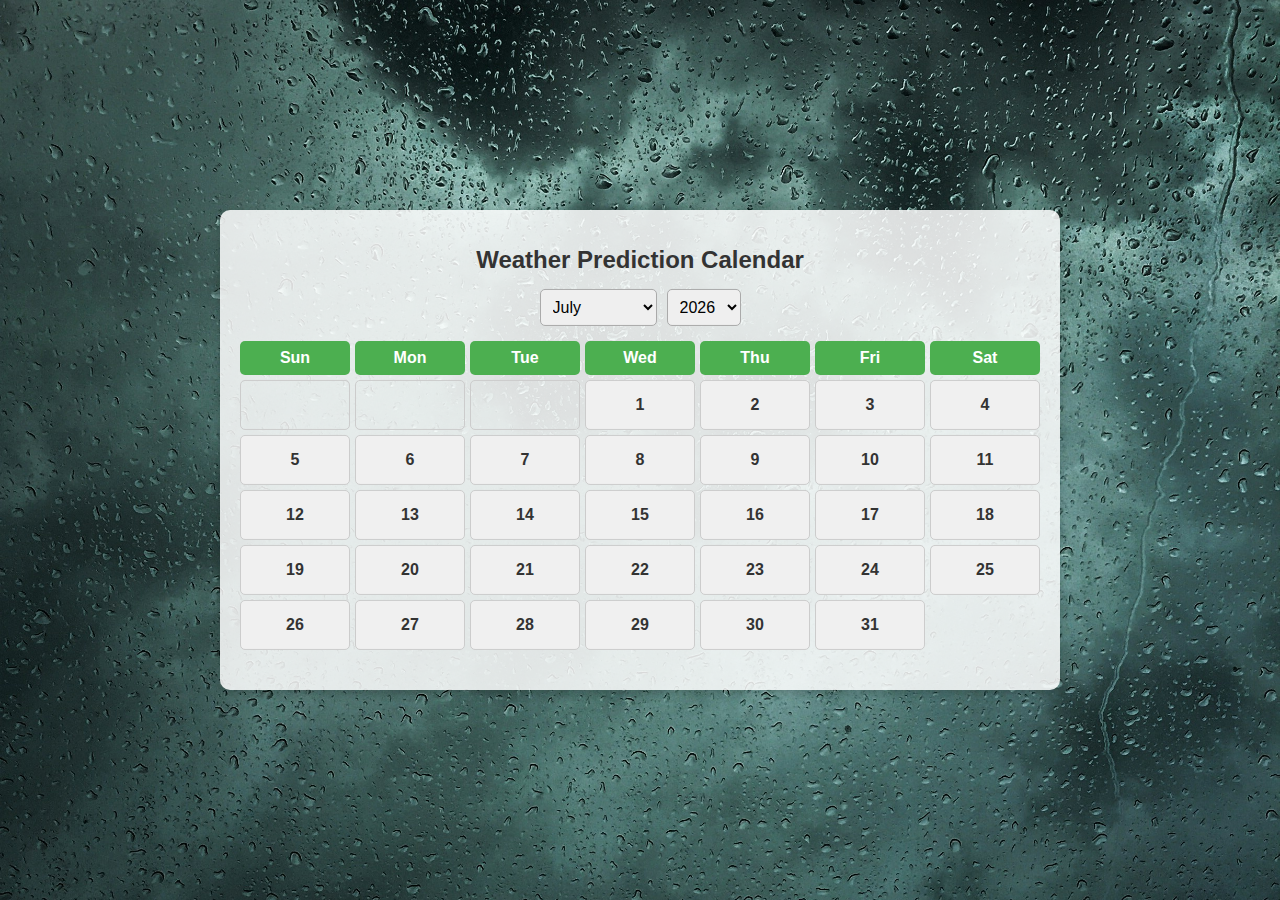
<file: frontend/calender.html>
<!DOCTYPE html>
<html lang="en">
  <head>
    <meta charset="UTF-8" />
    <meta name="viewport" content="width=device-width, initial-scale=1.0" />
    <title>Weather Prediction Calendar</title>
    <link rel="stylesheet" href="calender.css" />
  </head>
  <body>
    <div class="calendar-container">
      <h1>Weather Prediction Calendar</h1>
      <div class="controls">
        <select id="month-select"></select>
        <select id="year-select"></select>
      </div>
      <div id="calendar"></div>
      <div id="selected-date"></div>
      <div id="prediction-container" style="display: none">
        <h2>Weather Prediction</h2>
        <p id="weather-report">Loading...</p>
      </div>
    </div>
    <script src="calender.js"></script>
  </body>
</html>
</file>
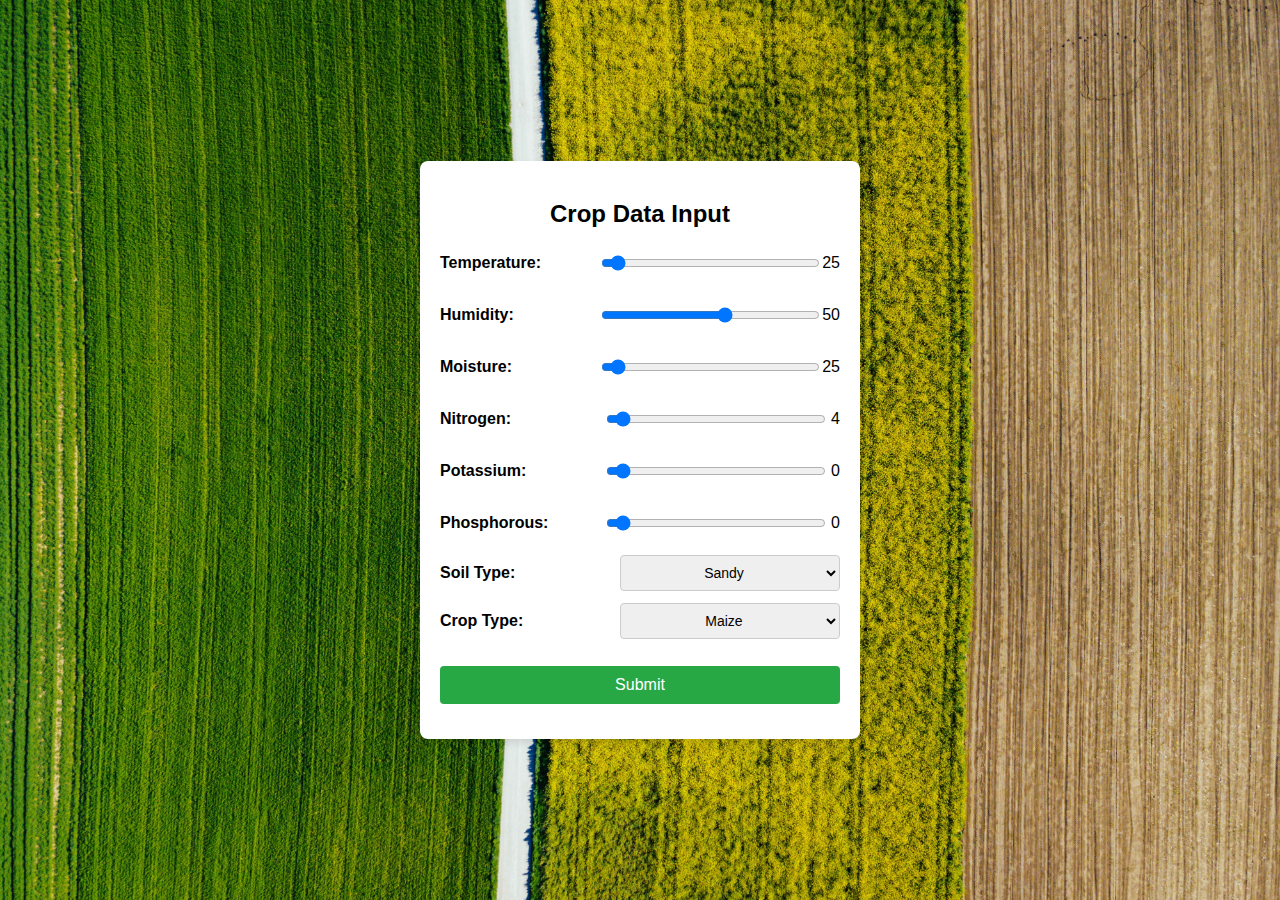
<file: frontend/crop.html>
<!DOCTYPE html>
<html lang="en">
  <head>
    <meta charset="UTF-8" />
    <meta name="viewport" content="width=device-width, initial-scale=1.0" />
    <title>Crop Input Form</title>
    <style>
      body {
        font-family: Arial, sans-serif;
        background-image: url("images/crop.jpg");
        background-size: cover;
        background-position: center;
        display: flex;
        justify-content: center;
        align-items: center;
        height: 100vh;
        flex-direction: column;
        margin: 0;
      }

      .form-container {
        background-color: white;
        padding: 20px;
        border-radius: 8px;
        box-shadow: 0px 4px 8px rgba(0, 0, 0, 0.1);
        width: 400px;
        text-align: center;
      }

      .form-container h2 {
        margin-bottom: 15px;
      }

      .form-group {
        display: flex;
        align-items: center;
        justify-content: space-between;
        margin-bottom: 12px;
        width: 100%;
      }

      label {
        font-weight: bold;
        width: 40%;
        text-align: left;
      }

      input,
      select {
        width: 55%;
        padding: 8px;
        border: 1px solid #ccc;
        border-radius: 4px;
        text-align: center;
        font-size: 14px;
        box-sizing: border-box;
        height: 36px;
      }

      button {
        width: 100%;
        padding: 10px;
        background-color: #28a745;
        color: white;
        border: none;
        border-radius: 4px;
        font-size: 16px;
        cursor: pointer;
        margin-top: 15px;
      }

      button:hover {
        background-color: #218838;
      }

      #result {
        margin-top: 15px;
        font-size: 18px;
        font-weight: bold;
        color: #333;
      }
    </style>
  </head>
  <body>
    <div class="form-container">
      <h2>Crop Data Input</h2>
      <form id="cropForm">
        <div class="form-group">
          <label for="Temperature">Temperature:</label>
          <input
            type="range"
            id="Temperature"
            name="Temperature"
            min="25"
            max="38"
            value="25"
          />
          <span id="TemperatureValue">25</span>
        </div>

        <div class="form-group">
          <label for="Humidity">Humidity:</label>
          <input
            type="range"
            id="Humidity"
            name="Humidity"
            min="20"
            max="72"
            value="50"
          />
          <span id="HumidityValue">50</span>
        </div>

        <div class="form-group">
          <label for="Moisture">Moisture:</label>
          <input
            type="range"
            id="Moisture"
            name="Moisture"
            min="25"
            max="65"
            value="25"
          />
          <span id="MoistureValue">25</span>
        </div>

        <div class="form-group">
          <label for="Nitrogen">Nitrogen:</label>
          <input
            type="range"
            id="Nitrogen"
            name="Nitrogen"
            min="4"
            max="42"
            value="4"
          />
          <span id="NitrogenValue">4</span>
        </div>

        <div class="form-group">
          <label for="Potassium">Potassium:</label>
          <input
            type="range"
            id="Potassium"
            name="Potassium"
            min="0"
            max="19"
            value="0"
          />
          <span id="PotassiumValue">0</span>
        </div>

        <div class="form-group">
          <label for="Phosphorous">Phosphorous:</label>
          <input
            type="range"
            id="Phosphorous"
            name="Phosphorous"
            min="0"
            max="42"
            value="0"
          />
          <span id="PhosphorousValue">0</span>
        </div>

        <div class="form-group">
          <label for="Soil_Type">Soil Type:</label>
          <select id="Soil_Type" name="Soil_Type" required>
            <option value="Sandy">Sandy</option>
            <option value="Loamy">Loamy</option>
            <option value="Clay">Clay</option>
            <option value="Black">Black</option>
            <option value="Red">Red</option>
          </select>
        </div>

        <div class="form-group">
          <label for="Crop_Type">Crop Type:</label>
          <select id="Crop_Type" name="Crop_Type" required>
            <option value="Maize">Maize</option>
            <option value="Sugarcane">Sugarcane</option>
            <option value="Cotton">Cotton</option>
            <option value="Barley">Barley</option>
            <option value="Tobacco">Tobacco</option>
            <option value="Paddy">Paddy</option>
            <option value="Wheat">Wheat</option>
            <option value="Millets">Millets</option>
            <option value="Oilseeds">Oil Seeds</option>
            <option value="Groundnut">Ground Nut</option>
            <option value="Pulses">Pulses</option>
          </select>
        </div>

        <button type="submit">Submit</button>
      </form>
      <div id="result"></div>
    </div>

    <script>
      document.querySelectorAll("input[type='range']").forEach((range) => {
        range.addEventListener("input", function () {
          document.getElementById(this.id + "Value").innerText = this.value;
        });
      });

      document
        .getElementById("cropForm")
        .addEventListener("submit", function (event) {
          event.preventDefault();

          document.getElementById("result").innerText = "Processing..."; // Show loading text

          const formData = {
            Temperature: parseInt(document.getElementById("Temperature").value),
            Humidity: parseInt(document.getElementById("Humidity").value),
            Moisture: parseInt(document.getElementById("Moisture").value),
            Soil_Type: document.getElementById("Soil_Type").value,
            Crop_Type: document.getElementById("Crop_Type").value,
            Nitrogen: parseInt(document.getElementById("Nitrogen").value),
            Phosphorous: parseInt(document.getElementById("Phosphorous").value),
            Potassium: parseInt(document.getElementById("Potassium").value),
          };

          fetch("http://127.0.0.1:5000/predict", {
            method: "POST",
            headers: { "Content-Type": "application/json" },
            body: JSON.stringify(formData),
          })
            .then((response) => response.json())
            .then((data) => {
              document.getElementById("result").innerText =
                "Recommended Fertilizer: " + data["Recommended Fertilizer"];
            })
            .catch((error) => {
              document.getElementById("result").innerText =
                "Error: Unable to get prediction";
              console.error("Error:", error);
            });
        });
    </script>
  </body>
</html>
</file>
<file: frontend/calender.css>
/* General Styling */
body {
  font-family: Arial, sans-serif;
  margin: 0;
  padding: 0;
  display: flex;
  justify-content: center;
  align-items: center;
  height: 100vh;
  flex-direction: column;
  background-image: url("images/weather.jpg"); /* Background Image */
  background-size: cover;
  background-position: center;
  background-repeat: no-repeat;
  color: #333;
}

/* Container for Calendar & Weather Report */
.calendar-container {
  text-align: center;
  background-color: rgba(255, 255, 255, 0.85);
  padding: 20px;
  border-radius: 10px;
  box-shadow: 0 4px 8px rgba(0, 0, 0, 0.2);
  width: 100%;
  max-width: 800px;
  position: absolute;
  top: 50%;
  left: 50%;
  transform: translate(-50%, -50%);
}

/* Title */
h1 {
  color: #333;
  font-size: 24px;
  margin-bottom: 15px;
}

/* Dropdown Controls */
.controls {
  display: flex;
  justify-content: center;
  gap: 10px;
  margin-bottom: 15px;
}

select {
  padding: 8px;
  font-size: 16px;
  border-radius: 5px;
  border: 1px solid #aaa;
}

/* Calendar Grid */
#calendar {
  display: grid;
  grid-template-columns: repeat(7, 1fr);
  gap: 5px;
  margin-top: 10px;
}

/* Weekday Headers */
.calendar-header {
  font-weight: bold;
  text-align: center;
  padding: 8px;
  background-color: #4caf50;
  color: white;
  border-radius: 5px;
}

/* Calendar Day Cells */
.calendar-day,
.empty-cell {
  padding: 15px;
  text-align: center;
  cursor: pointer;
  border: 1px solid #ccc;
  font-weight: bold;
  border-radius: 5px;
}

.calendar-day {
  background-color: #f0f0f0;
}

.calendar-day:hover {
  background-color: #45a049;
  color: white;
}

/* Selected Date Display */
#selected-date {
  margin-top: 20px;
  font-size: 18px;
  font-weight: bold;
  color: #333;
}

/* Weather Prediction Container */
#prediction-container {
  margin-top: 20px;
  padding: 15px;
  background-color: rgba(255, 255, 255, 0.85);
  border-radius: 8px;
  box-shadow: 0 4px 8px rgba(0, 0, 0, 0.2);
  text-align: center;
  width: 100%;
  max-width: 500px;
}

/* Weather Report Text */
#prediction-container h2 {
  margin-bottom: 10px;
  font-size: 20px;
  color: #333;
}

#prediction-container p {
  font-size: 16px;
  margin: 5px 0;
}

/* Buttons */
button {
  padding: 10px 20px;
  background-color: #4caf50;
  color: white;
  border: none;
  border-radius: 4px;
  cursor: pointer;
  font-size: 16px;
  margin-top: 10px;
}

button:hover {
  background-color: #45a049;
}
</file>
